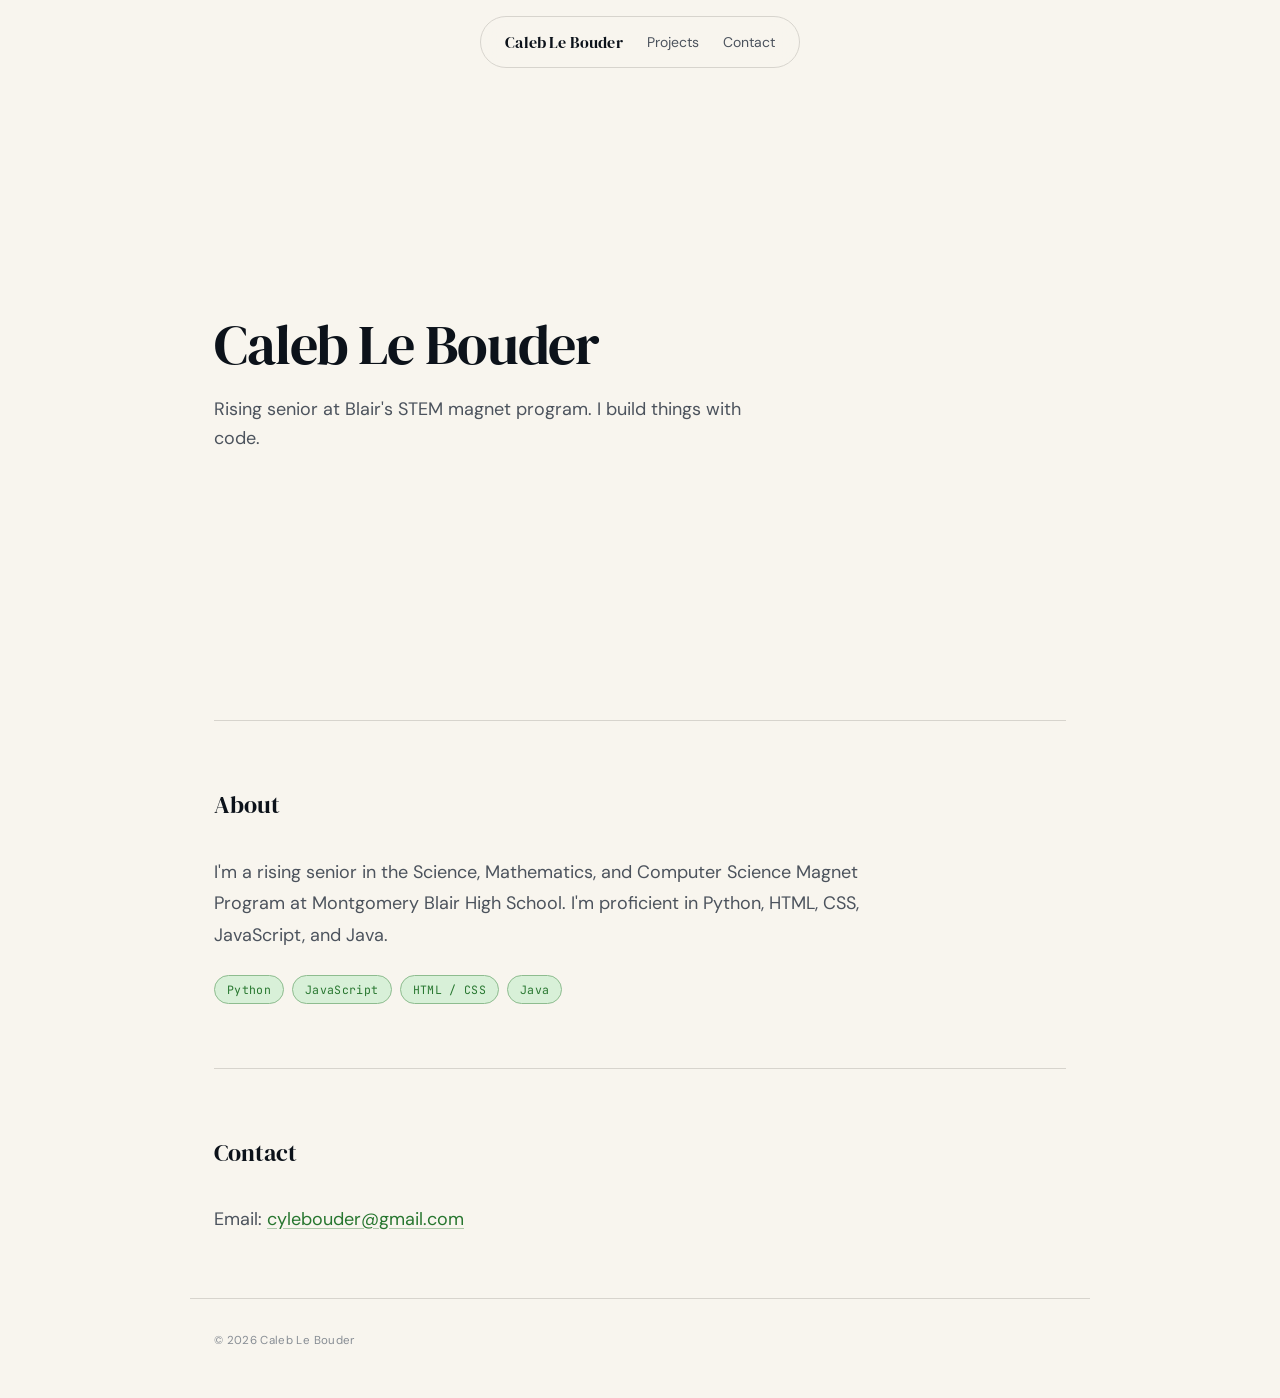
<file: index.html>
<!DOCTYPE html>
<html lang="en">
<head>
  <meta charset="UTF-8">
  <meta name="viewport" content="width=device-width, initial-scale=1.0">
  <meta name="description" content="Caleb Le Bouder — developer, Blair SMCS magnet, builder of interesting things.">
  <title>Caleb Le Bouder</title>
  <link rel="preconnect" href="https://fonts.googleapis.com">
  <link rel="preconnect" href="https://fonts.gstatic.com" crossorigin>
  <link href="https://fonts.googleapis.com/css2?family=DM+Serif+Display&family=DM+Sans:opsz,wght@9..40,300;9..40,400;9..40,500&family=JetBrains+Mono:wght@400&display=swap" rel="stylesheet">
  <link rel="stylesheet" href="style.css">
</head>
<body>

  <header>
    <nav>
      <a href="#">Caleb Le Bouder</a>
      <ul>
        <li><a href="projects.html">Projects</a></li>
        <li><a href="#contact">Contact</a></li>
      </ul>
    </nav>
  </header>

  <main>

    <section id="hero">
      <h1>Caleb Le Bouder</h1>
      <p>Rising senior at Blair's STEM magnet program. I build things with code.</p>
    </section>

    <section id="about" class="reveal">
      <h2>About</h2>
      <p>I'm a rising senior in the Science, Mathematics, and Computer Science Magnet Program at Montgomery Blair High School. I'm proficient in Python, HTML, CSS, JavaScript, and Java.</p>
      <div class="skills">
        <span class="skill-tag">Python</span>
        <span class="skill-tag">JavaScript</span>
        <span class="skill-tag">HTML / CSS</span>
        <span class="skill-tag">Java</span>
      </div>
    </section>


<section id="contact" class="reveal">
      <h2>Contact</h2>
      <p>Email: <a href="mailto:cylebouder@gmail.com">cylebouder@gmail.com</a></p>
    </section>

  </main>

  <footer>
    <p>&copy; 2026 Caleb Le Bouder</p>
  </footer>

  <script src="script.js"></script>
</body>
</html>
</file>
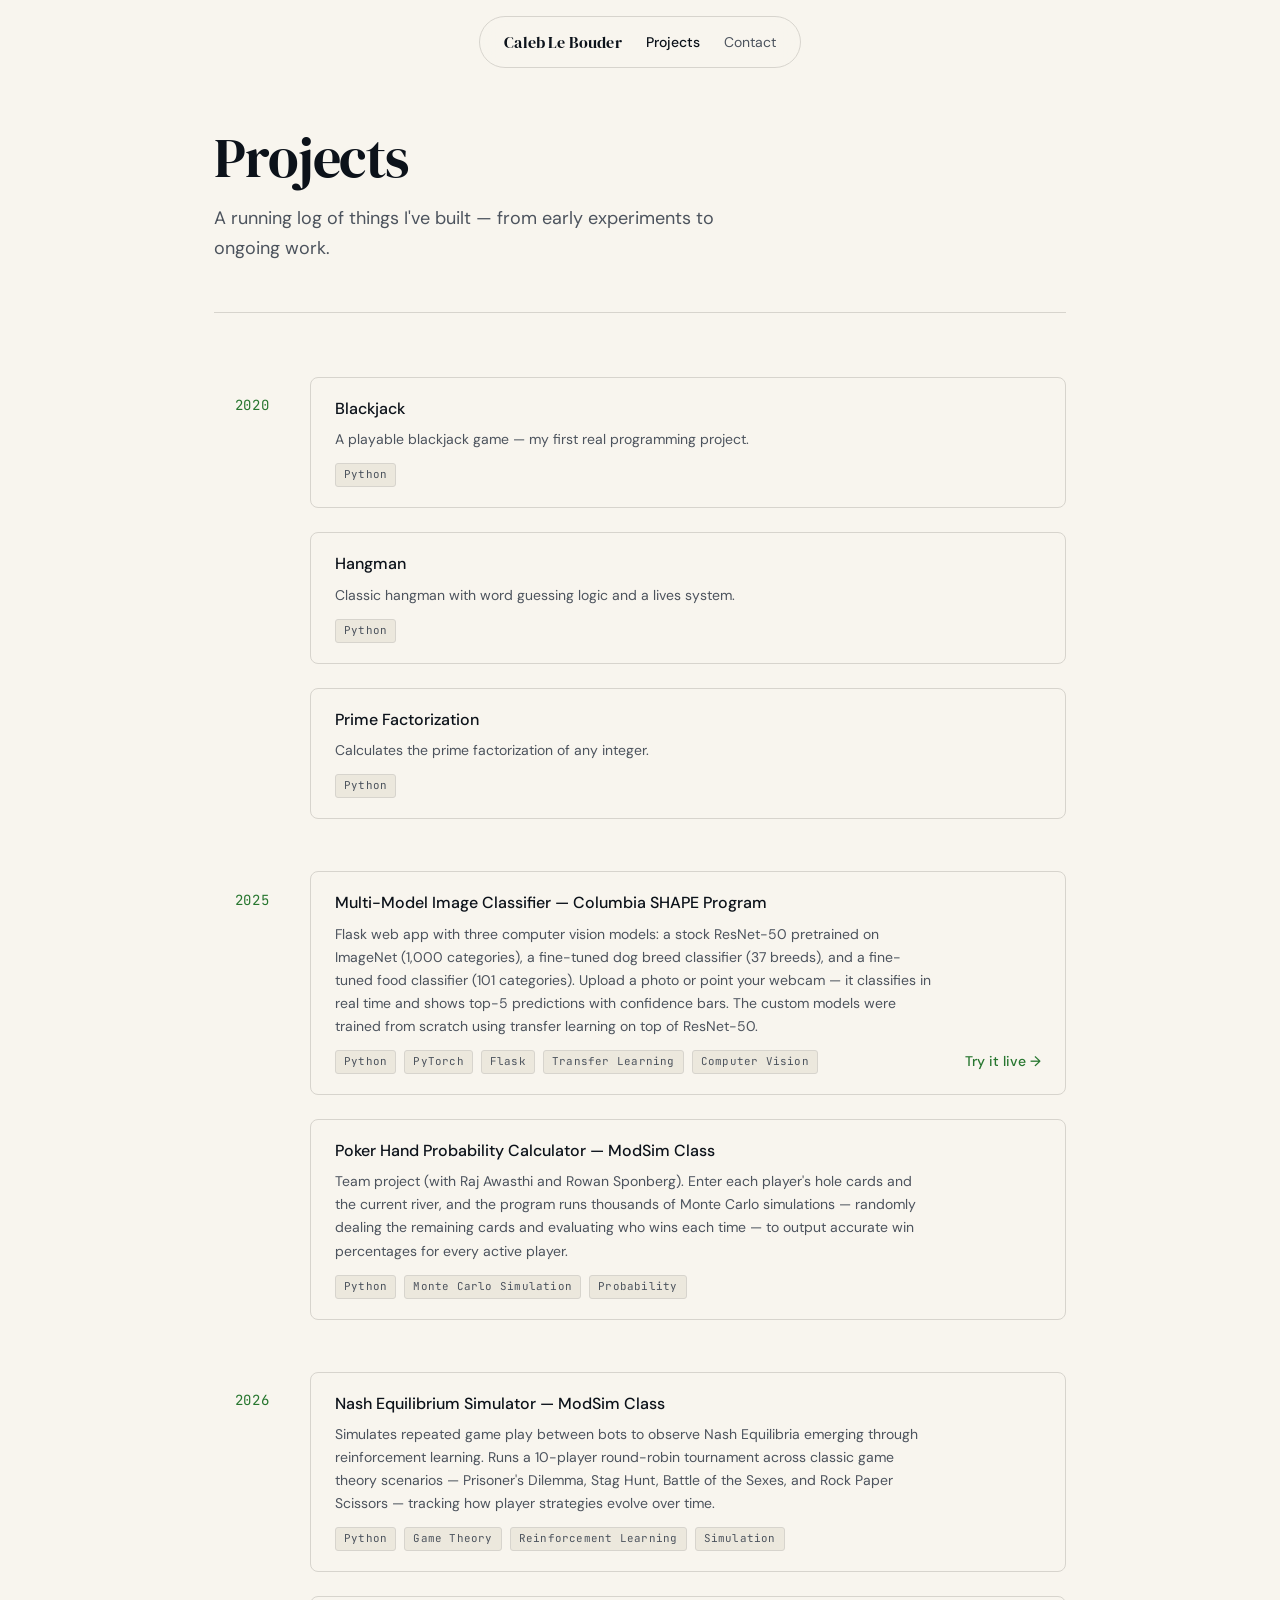
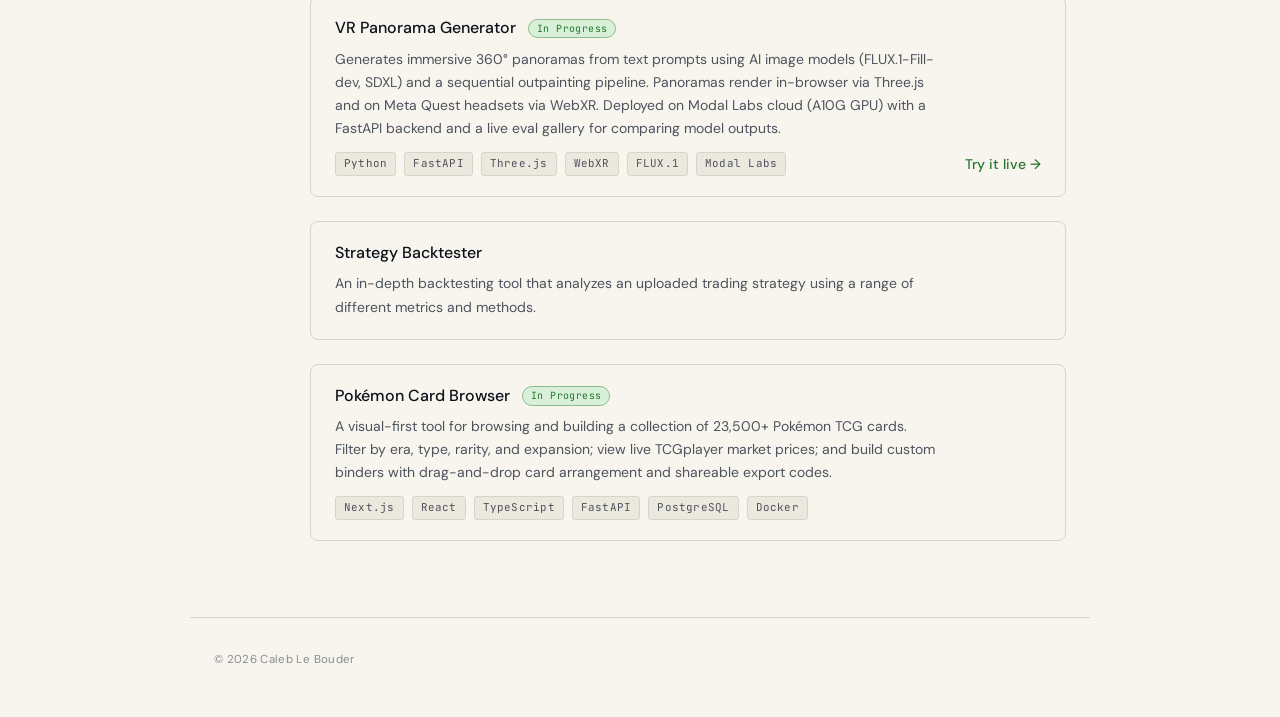
<file: projects.html>
<!DOCTYPE html>
<html lang="en">
<head>
  <meta charset="UTF-8">
  <meta name="viewport" content="width=device-width, initial-scale=1.0">
  <meta name="description" content="Projects by Caleb Le Bouder — games, ML, tools, and more.">
  <title>Projects — Caleb Le Bouder</title>
  <link rel="preconnect" href="https://fonts.googleapis.com">
  <link rel="preconnect" href="https://fonts.gstatic.com" crossorigin>
  <link href="https://fonts.googleapis.com/css2?family=DM+Serif+Display&family=DM+Sans:opsz,wght@9..40,300;9..40,400;9..40,500&family=JetBrains+Mono:wght@400&display=swap" rel="stylesheet">
  <link rel="stylesheet" href="style.css">
</head>
<body>

  <header>
    <nav>
      <a href="index.html">Caleb Le Bouder</a>
      <ul>
        <li><a href="projects.html" class="active">Projects</a></li>
        <li><a href="index.html#contact">Contact</a></li>
      </ul>
    </nav>
  </header>

  <main>

    <section id="projects-hero">
      <h1>Projects</h1>
      <p>A running log of things I've built — from early experiments to ongoing work.</p>
    </section>

    <section id="projects-list" class="reveal">

      <div class="timeline-year">
        <h3>2020</h3>
        <div class="project">
          <h4>Blackjack</h4>
          <p>A playable blackjack game — my first real programming project.</p>
          <div class="project-footer">
            <div class="tech-tags"><span class="tech-tag">Python</span></div>
          </div>
        </div>
        <div class="project">
          <h4>Hangman</h4>
          <p>Classic hangman with word guessing logic and a lives system.</p>
          <div class="project-footer">
            <div class="tech-tags"><span class="tech-tag">Python</span></div>
          </div>
        </div>
        <div class="project">
          <h4>Prime Factorization</h4>
          <p>Calculates the prime factorization of any integer.</p>
          <div class="project-footer">
            <div class="tech-tags"><span class="tech-tag">Python</span></div>
          </div>
        </div>
      </div>

      <div class="timeline-year">
        <h3>2025</h3>
        <div class="project">
          <h4>Multi-Model Image Classifier — Columbia SHAPE Program</h4>
          <p>Flask web app with three computer vision models: a stock ResNet-50 pretrained on ImageNet (1,000 categories), a fine-tuned dog breed classifier (37 breeds), and a fine-tuned food classifier (101 categories). Upload a photo or point your webcam — it classifies in real time and shows top-5 predictions with confidence bars. The custom models were trained from scratch using transfer learning on top of ResNet-50.</p>
          <div class="project-footer">
            <div class="tech-tags">
              <span class="tech-tag">Python</span>
              <span class="tech-tag">PyTorch</span>
              <span class="tech-tag">Flask</span>
              <span class="tech-tag">Transfer Learning</span>
              <span class="tech-tag">Computer Vision</span>
            </div>
            <a class="project-link" href="https://resnet-classifier-demo.streamlit.app/" target="_blank" rel="noopener">Try it live →</a>
          </div>
        </div>
        <div class="project">
          <h4>Poker Hand Probability Calculator — ModSim Class</h4>
          <p>Team project (with Raj Awasthi and Rowan Sponberg). Enter each player's hole cards and the current river, and the program runs thousands of Monte Carlo simulations — randomly dealing the remaining cards and evaluating who wins each time — to output accurate win percentages for every active player.</p>
          <div class="project-footer">
            <div class="tech-tags">
              <span class="tech-tag">Python</span>
              <span class="tech-tag">Monte Carlo Simulation</span>
              <span class="tech-tag">Probability</span>
            </div>
          </div>
        </div>
      </div>

      <div class="timeline-year">
        <h3>2026</h3>
        <div class="project">
          <h4>Nash Equilibrium Simulator — ModSim Class</h4>
          <p>Simulates repeated game play between bots to observe Nash Equilibria emerging through reinforcement learning. Runs a 10-player round-robin tournament across classic game theory scenarios — Prisoner's Dilemma, Stag Hunt, Battle of the Sexes, and Rock Paper Scissors — tracking how player strategies evolve over time.</p>
          <div class="project-footer">
            <div class="tech-tags">
              <span class="tech-tag">Python</span>
              <span class="tech-tag">Game Theory</span>
              <span class="tech-tag">Reinforcement Learning</span>
              <span class="tech-tag">Simulation</span>
            </div>
          </div>
        </div>
        <div class="project">
          <h4>VR Panorama Generator <span class="status">In Progress</span></h4>
          <p>Generates immersive 360° panoramas from text prompts using AI image models (FLUX.1-Fill-dev, SDXL) and a sequential outpainting pipeline. Panoramas render in-browser via Three.js and on Meta Quest headsets via WebXR. Deployed on Modal Labs cloud (A10G GPU) with a FastAPI backend and a live eval gallery for comparing model outputs.</p>
          <div class="project-footer">
            <div class="tech-tags">
              <span class="tech-tag">Python</span>
              <span class="tech-tag">FastAPI</span>
              <span class="tech-tag">Three.js</span>
              <span class="tech-tag">WebXR</span>
              <span class="tech-tag">FLUX.1</span>
              <span class="tech-tag">Modal Labs</span>
            </div>
            <a class="project-link" href="https://vr-panorama.fly.dev/" target="_blank" rel="noopener">Try it live →</a>
          </div>
        </div>
        <div class="project">
          <h4>Strategy Backtester</h4>
          <p>An in-depth backtesting tool that analyzes an uploaded trading strategy using a range of different metrics and methods.</p>
        </div>
        <div class="project">
          <h4>Pokémon Card Browser <span class="status">In Progress</span></h4>
          <p>A visual-first tool for browsing and building a collection of 23,500+ Pokémon TCG cards. Filter by era, type, rarity, and expansion; view live TCGplayer market prices; and build custom binders with drag-and-drop card arrangement and shareable export codes.</p>
          <div class="project-footer">
            <div class="tech-tags">
              <span class="tech-tag">Next.js</span>
              <span class="tech-tag">React</span>
              <span class="tech-tag">TypeScript</span>
              <span class="tech-tag">FastAPI</span>
              <span class="tech-tag">PostgreSQL</span>
              <span class="tech-tag">Docker</span>
            </div>
          </div>
        </div>
      </div>

      <!-- To add a new project: copy a .project block into the relevant .timeline-year, or add a new .timeline-year block for a new year. -->

    </section>

  </main>

  <footer>
    <p>&copy; 2026 Caleb Le Bouder</p>
  </footer>

  <script src="script.js"></script>
</body>
</html>
</file>
<file: style.css>
/* Hallmark · macrostructure: Letter · tone: soft editorial · anchor hue: garden-green */
/* Hallmark · pre-emit critique: P4 H4 E4 S4 R4 V4 */

/* ── tokens ──────────────────────────────────────────────────── */
:root {
  /* color */
  --color-paper:      oklch(97%  0.010 88);
  --color-paper-2:    oklch(93%  0.015 88);
  --color-paper-3:    oklch(89%  0.018 88);
  --color-ink:        oklch(18%  0.020 255);
  --color-ink-2:      oklch(44%  0.018 255);
  --color-ink-3:      oklch(64%  0.012 255);
  --color-accent:     oklch(50%  0.130 145);
  --color-accent-mid: oklch(75%  0.080 145);
  --color-accent-dim: oklch(93%  0.040 145);
  --color-rule:       oklch(87%  0.010 88);
  --color-focus:      oklch(50%  0.130 145);

  /* typography */
  --font-display: 'DM Serif Display', Georgia, serif;
  --font-body:    'DM Sans', system-ui, sans-serif;
  --font-mono:    'JetBrains Mono', 'Courier New', monospace;

  /* type scale */
  --text-xs:        0.72rem;
  --text-sm:        0.875rem;
  --text-base:      1rem;
  --text-lg:        1.125rem;
  --text-xl:        1.25rem;
  --text-2xl:       1.5rem;
  --text-3xl:       2rem;
  --text-4xl:       2.75rem;
  --text-display-s: 3.5rem;
  --text-display:   4.5rem;

  /* spacing (4-pt) */
  --space-1:  0.25rem;
  --space-2:  0.5rem;
  --space-3:  0.75rem;
  --space-4:  1rem;
  --space-5:  1.25rem;
  --space-6:  1.5rem;
  --space-8:  2rem;
  --space-10: 2.5rem;
  --space-12: 3rem;
  --space-16: 4rem;
  --space-20: 5rem;
  --space-24: 6rem;
  --space-32: 8rem;

  /* motion */
  --ease-out:    cubic-bezier(0.16, 1, 0.3, 1);
  --ease-in:     cubic-bezier(0.4, 0, 1, 1);
  --ease-in-out: cubic-bezier(0.4, 0, 0.2, 1);
  --dur-fast:    120ms;
  --dur-base:    240ms;
  --dur-slow:    440ms;

  /* layout */
  --max-w:      900px;
  --radius-sm:  3px;
  --radius-md:  8px;
  --radius-lg:  16px;
  --radius-pill:999px;
}

/* ── reset ───────────────────────────────────────────────────── */
*, *::before, *::after {
  box-sizing: border-box;
  margin: 0;
  padding: 0;
}

html {
  scroll-behavior: smooth;
  overflow-x: clip;
}

body {
  background-color: var(--color-paper);
  color: var(--color-ink);
  font-family: var(--font-body);
  font-size: var(--text-base);
  line-height: 1.65;
  overflow-x: clip;
  -webkit-font-smoothing: antialiased;
  -moz-osx-font-smoothing: grayscale;
}

/* ── nav — N5 floating pill ──────────────────────────────────── */
header {
  position: fixed;
  top: var(--space-4);
  left: 0;
  right: 0;
  z-index: 100;
  display: flex;
  justify-content: center;
  pointer-events: none;
}

nav {
  pointer-events: all;
  display: flex;
  align-items: center;
  gap: var(--space-6);
  padding: var(--space-3) var(--space-6);
  background: oklch(97% 0.010 88 / 0.88);
  backdrop-filter: blur(14px);
  -webkit-backdrop-filter: blur(14px);
  border: 1px solid var(--color-rule);
  border-radius: var(--radius-pill);
  transition:
    box-shadow var(--dur-base) var(--ease-out),
    background  var(--dur-base) var(--ease-out);
}

nav.scrolled {
  box-shadow: 0 2px 20px oklch(18% 0.02 255 / 0.09);
}

nav > a {
  font-family: var(--font-display);
  font-size: var(--text-base);
  color: var(--color-ink);
  text-decoration: none;
  letter-spacing: 0.01em;
  white-space: nowrap;
  flex-shrink: 0;
}

nav > a:focus-visible {
  outline: 2px solid var(--color-focus);
  outline-offset: 3px;
  border-radius: var(--radius-sm);
}

nav ul {
  display: flex;
  list-style: none;
  gap: var(--space-6);
}

nav ul a {
  font-size: var(--text-sm);
  font-weight: 400;
  color: var(--color-ink-2);
  text-decoration: none;
  transition: color var(--dur-fast) var(--ease-out);
}

nav ul a:hover,
nav ul a.active {
  color: var(--color-ink);
}

nav ul a.active {
  font-weight: 500;
}

nav ul a:focus-visible {
  outline: 2px solid var(--color-focus);
  outline-offset: 2px;
  border-radius: var(--radius-sm);
}

/* ── page layout ─────────────────────────────────────────────── */
main {
  max-width: var(--max-w);
  margin: 0 auto;
  padding: 0 var(--space-6);
}

section[id] {
  scroll-margin-top: 80px;
}

section + section {
  border-top: 1px solid var(--color-rule);
}

section {
  padding-top: var(--space-16);
  padding-bottom: var(--space-16);
}

section h2 {
  font-family: var(--font-display);
  font-size: var(--text-2xl);
  font-weight: 400;
  font-style: normal;
  color: var(--color-ink);
  margin-bottom: var(--space-8);
}

/* ── hero ────────────────────────────────────────────────────── */
#hero {
  min-height: 80vh;
  display: flex;
  flex-direction: column;
  justify-content: center;
  padding-top: var(--space-32);
  padding-bottom: var(--space-20);
  border-top: none;
}

#hero h1 {
  font-family: var(--font-display);
  font-size: var(--text-display-s);
  font-weight: 400;
  font-style: normal;
  line-height: 1.08;
  letter-spacing: -0.02em;
  color: var(--color-ink);
  margin-bottom: var(--space-5);
  overflow-wrap: anywhere;
  min-width: 0;
}

#hero p {
  font-size: var(--text-lg);
  color: var(--color-ink-2);
  max-width: 46ch;
  line-height: 1.6;
}

/* ── about ───────────────────────────────────────────────────── */
#about p {
  font-size: var(--text-lg);
  color: var(--color-ink-2);
  max-width: 56ch;
  line-height: 1.75;
  margin-bottom: var(--space-6);
}

.skills {
  display: flex;
  flex-wrap: wrap;
  gap: var(--space-2);
}

.skill-tag {
  font-family: var(--font-mono);
  font-size: var(--text-xs);
  color: var(--color-accent);
  background: var(--color-accent-dim);
  padding: var(--space-1) var(--space-3);
  border-radius: var(--radius-pill);
  border: 1px solid var(--color-accent-mid);
  letter-spacing: 0.03em;
  white-space: nowrap;
}

/* ── projects page hero ──────────────────────────────────────── */
#projects-hero {
  padding-top: var(--space-32);
  padding-bottom: var(--space-12);
  border-top: none;
}

#projects-hero h1 {
  font-family: var(--font-display);
  font-size: var(--text-display-s);
  font-weight: 400;
  font-style: normal;
  line-height: 1.08;
  letter-spacing: -0.02em;
  color: var(--color-ink);
  margin-bottom: var(--space-4);
  overflow-wrap: anywhere;
  min-width: 0;
}

#projects-hero p {
  font-size: var(--text-lg);
  color: var(--color-ink-2);
  max-width: 46ch;
}

#projects-list {
  border-top: 1px solid var(--color-rule);
}

/* ── projects — timeline ─────────────────────────────────────── */
.timeline-year {
  display: grid;
  grid-template-columns: 3.5rem 1fr;
  column-gap: var(--space-10);
  row-gap: var(--space-3);
  margin-bottom: var(--space-10);
}

.timeline-year:last-child {
  margin-bottom: 0;
}

.timeline-year > h3 {
  grid-column: 1;
  grid-row: 1 / -1;
  font-family: var(--font-mono);
  font-size: var(--text-sm);
  font-weight: 400;
  color: var(--color-accent);
  letter-spacing: 0.06em;
  padding-top: 1.1rem;
  text-align: right;
}

.project {
  grid-column: 2;
  padding: var(--space-5) var(--space-6);
  border-radius: var(--radius-md);
  border: 1px solid var(--color-rule);
  background: var(--color-paper);
  margin-bottom: var(--space-3);
  transition:
    border-color var(--dur-base) var(--ease-out),
    background   var(--dur-base) var(--ease-out),
    transform    var(--dur-base) var(--ease-out),
    box-shadow   var(--dur-base) var(--ease-out);
}


.project:hover {
  border-color: var(--color-accent-mid);
  background: var(--color-accent-dim);
  transform: translateY(-2px);
  box-shadow: 0 4px 16px oklch(50% 0.13 145 / 0.07);
}

.project h4 {
  font-size: var(--text-base);
  font-weight: 500;
  font-style: normal;
  color: var(--color-ink);
  margin-bottom: var(--space-2);
  display: flex;
  align-items: center;
  gap: var(--space-3);
  flex-wrap: wrap;
  line-height: 1.4;
}

.project p {
  font-size: var(--text-sm);
  color: var(--color-ink-2);
  line-height: 1.65;
  max-width: 60ch;
}

.project-footer {
  display: flex;
  align-items: center;
  justify-content: space-between;
  flex-wrap: wrap;
  gap: var(--space-3);
  margin-top: var(--space-3);
}

.project-link {
  font-size: var(--text-sm);
  font-weight: 500;
  color: var(--color-accent);
  text-decoration: none;
  white-space: nowrap;
  transition: color var(--dur-fast) var(--ease-out);
}

.project-link:hover {
  color: oklch(38% 0.12 145);
}

.project-link:focus-visible {
  outline: 2px solid var(--color-focus);
  outline-offset: 2px;
  border-radius: var(--radius-sm);
}

.tech-tags {
  display: flex;
  flex-wrap: wrap;
  gap: var(--space-2);
}

.tech-tag {
  font-family: var(--font-mono);
  font-size: 0.68rem;
  color: var(--color-ink-2);
  background: var(--color-paper-2);
  border: 1px solid var(--color-rule);
  padding: 2px var(--space-2);
  border-radius: var(--radius-sm);
  letter-spacing: 0.02em;
  white-space: nowrap;
}

.status {
  font-family: var(--font-mono);
  font-size: 0.62rem;
  font-weight: 400;
  color: var(--color-accent);
  background: var(--color-accent-dim);
  padding: 2px var(--space-2);
  border-radius: var(--radius-pill);
  border: 1px solid var(--color-accent-mid);
  letter-spacing: 0.04em;
  white-space: nowrap;
  flex-shrink: 0;
}

/* ── contact ─────────────────────────────────────────────────── */
#contact p {
  font-size: var(--text-lg);
  color: var(--color-ink-2);
}

#contact a {
  color: var(--color-accent);
  text-decoration: underline;
  text-underline-offset: 3px;
  text-decoration-color: oklch(50% 0.13 145 / 0.35);
  transition:
    color                var(--dur-fast) var(--ease-out),
    text-decoration-color var(--dur-fast) var(--ease-out);
}

#contact a:hover {
  color: oklch(38% 0.12 145);
  text-decoration-color: var(--color-accent);
}

#contact a:focus-visible {
  outline: 2px solid var(--color-focus);
  outline-offset: 3px;
  border-radius: var(--radius-sm);
}

/* ── footer — Ft1 minimal statement ─────────────────────────── */
footer {
  max-width: var(--max-w);
  margin: 0 auto;
  padding: var(--space-8) var(--space-6) var(--space-12);
  border-top: 1px solid var(--color-rule);
}

footer p {
  font-size: var(--text-xs);
  color: var(--color-ink-3);
  letter-spacing: 0.03em;
}

/* ── scroll reveal ───────────────────────────────────────────── */
.reveal {
  opacity: 0;
  transform: translateY(14px);
  transition:
    opacity   var(--dur-slow) var(--ease-out),
    transform var(--dur-slow) var(--ease-out);
}

.reveal.visible {
  opacity: 1;
  transform: translateY(0);
}

/* ── reduced motion ──────────────────────────────────────────── */
@media (prefers-reduced-motion: reduce) {
  html { scroll-behavior: auto; }

  .reveal {
    opacity: 1;
    transform: none;
    transition: none;
  }

  .project,
  nav { transition: none; }
}

/* ── responsive — 768px ──────────────────────────────────────── */
@media (max-width: 768px) {
  :root { --max-w: 100%; }
}

/* ── responsive — 600px ──────────────────────────────────────── */
@media (max-width: 600px) {
  nav {
    gap: var(--space-4);
    padding: var(--space-2) var(--space-5);
  }

  nav ul { gap: var(--space-4); }

  #hero {
    padding-top: var(--space-24);
    min-height: 70vh;
  }

  #hero h1 { font-size: var(--text-4xl); }

  section {
    padding-top: var(--space-12);
    padding-bottom: var(--space-12);
  }

  .timeline-year {
    grid-template-columns: 1fr;
    row-gap: var(--space-3);
  }

  .timeline-year > h3 {
    grid-row: auto;
    text-align: left;
    padding-top: 0;
    margin-bottom: var(--space-1);
  }

  .project { grid-column: 1; }
}

/* ── responsive — 414px ──────────────────────────────────────── */
@media (max-width: 414px) {
  #hero h1 { font-size: var(--text-3xl); }

  nav ul { gap: var(--space-3); }
}

/* ── responsive — 375px ──────────────────────────────────────── */
@media (max-width: 375px) {
  #hero h1 { font-size: var(--text-2xl); }
}

/* ── responsive — 320px: hide nav wordmark ───────────────────── */
@media (max-width: 340px) {
  nav > a { display: none; }
  nav { gap: var(--space-3); }
}
</file>
